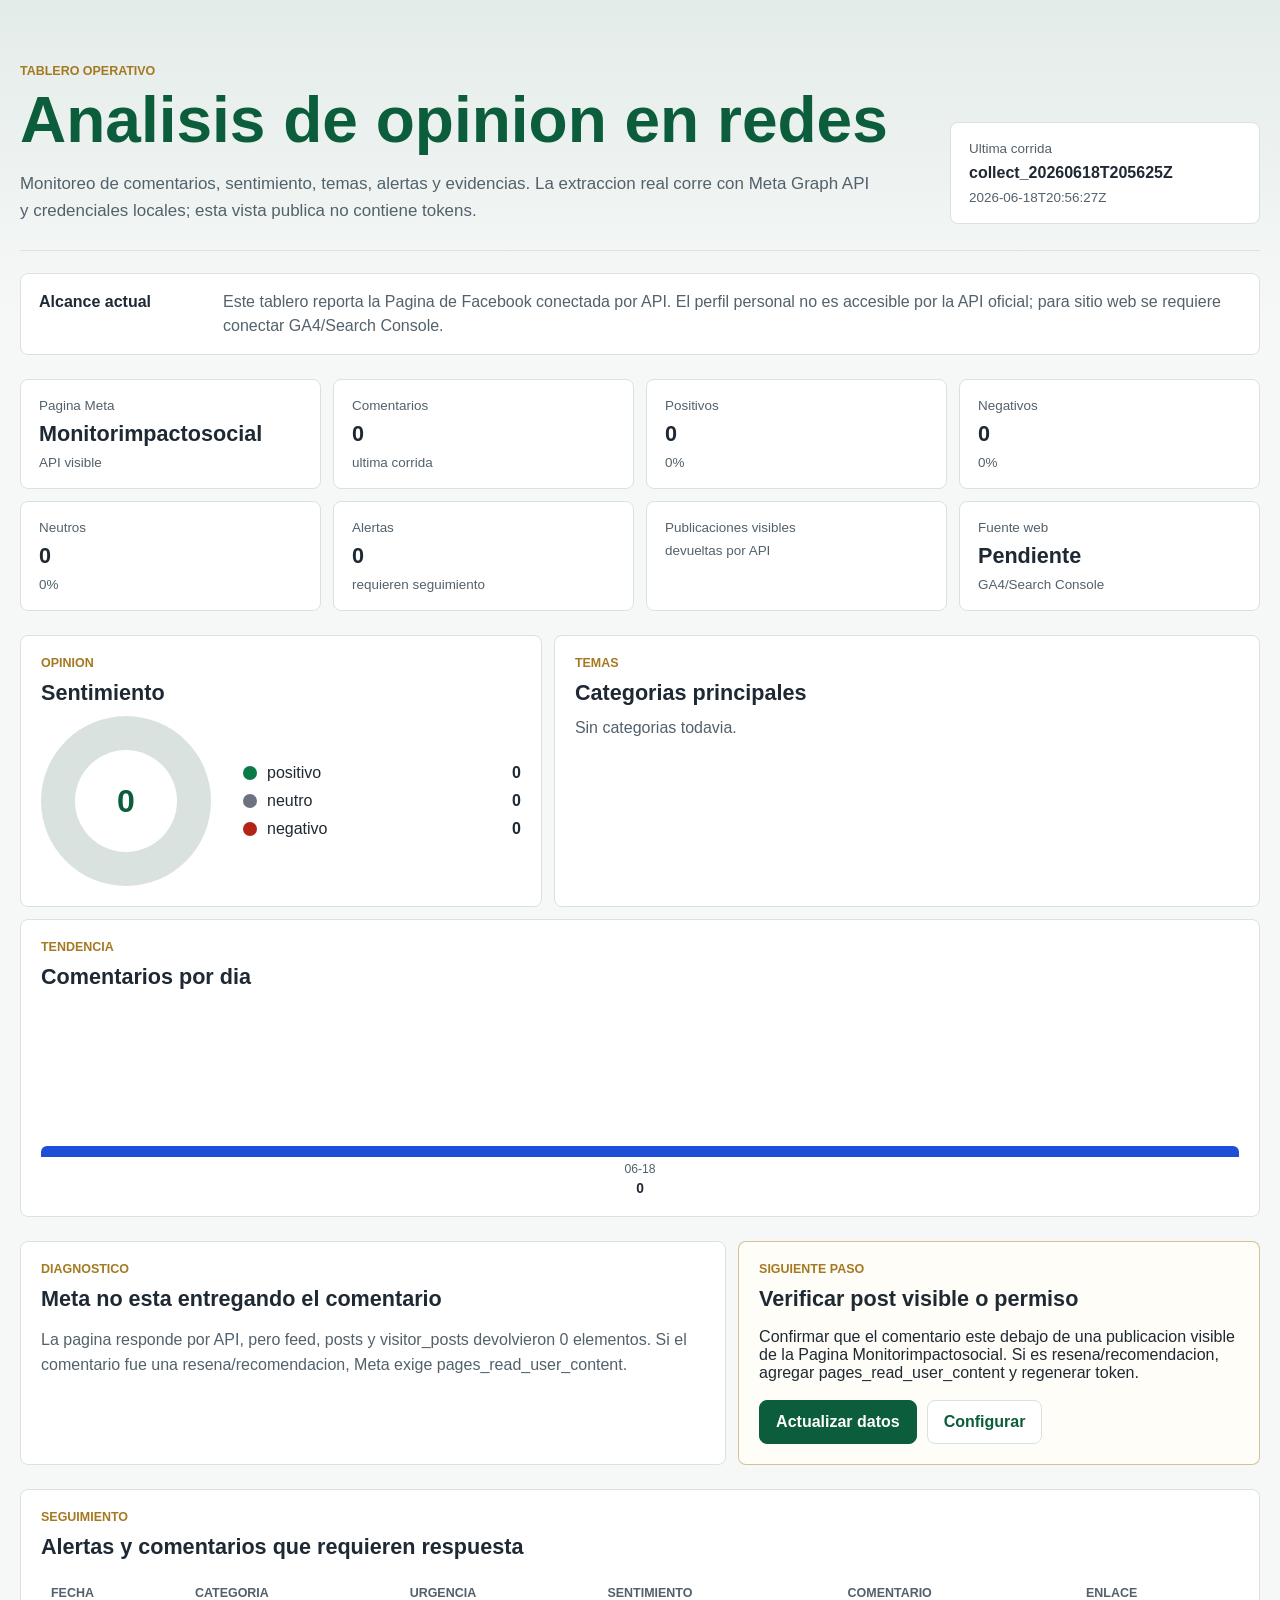
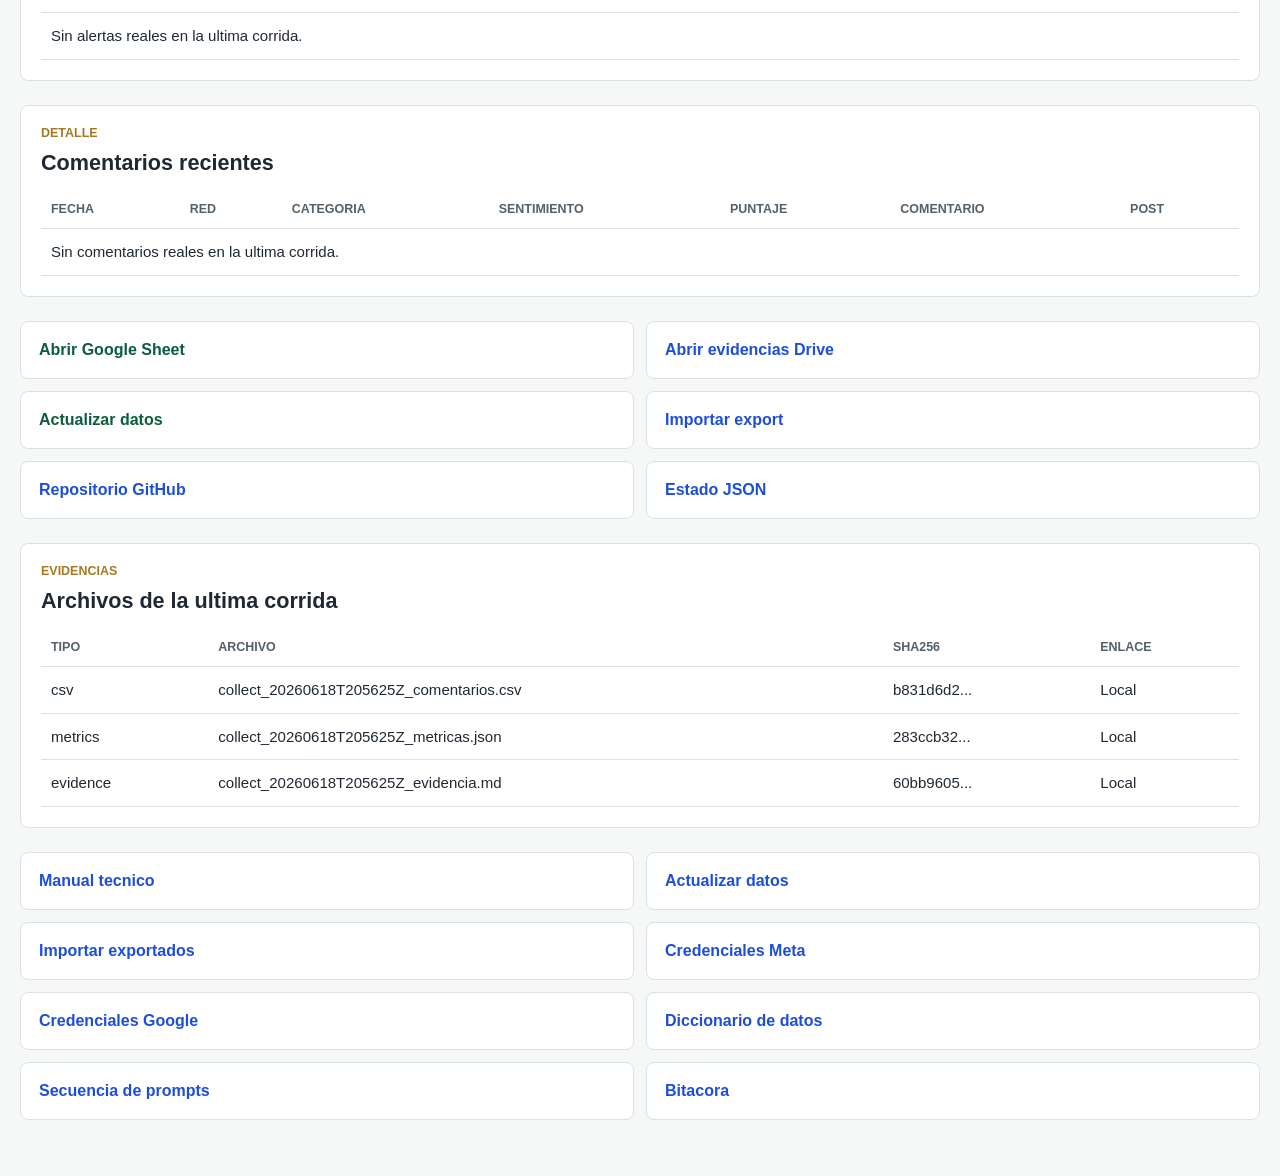
<file: index.html>
<!doctype html>
<html lang="es">
<head>
  <meta charset="utf-8">
  <meta name="viewport" content="width=device-width, initial-scale=1">
  <title>Tablero - Analisis de opinion en redes</title>
  <meta name="description" content="Tablero operativo de comentarios, opinion y alertas para redes sociales.">
  <link rel="stylesheet" href="docs/site.css">
</head>
<body>
  <main class="shell">
    <header class="hero dashboard-hero">
      <div>
        <p class="eyebrow">Tablero operativo</p>
        <h1>Analisis de opinion en redes</h1>
        <p class="lead">Monitoreo de comentarios, sentimiento, temas, alertas y evidencias. La extraccion real corre con Meta Graph API y credenciales locales; esta vista publica no contiene tokens.</p>
      </div>
      <aside class="run-badge" aria-label="Ultima corrida">
        <span>Ultima corrida</span>
        <strong id="latest-run-id">Sin datos</strong>
        <small id="latest-run-time">Pendiente</small>
      </aside>
    </header>

    <section class="notice" aria-label="Alcance del tablero">
      <strong>Alcance actual</strong>
      <span id="scope-note">Este tablero reporta la Pagina de Facebook conectada por API. El perfil personal no es accesible por la API oficial; para sitio web se requiere conectar GA4/Search Console.</span>
    </section>

    <section class="status-grid" aria-label="Indicadores principales">
      <article>
        <span>Pagina Meta</span>
        <strong id="page-name">Monitorimpactosocial</strong>
        <small id="page-status">API visible</small>
      </article>
      <article>
        <span>Comentarios</span>
        <strong id="comments-total">0</strong>
        <small>ultima corrida</small>
      </article>
      <article>
        <span>Positivos</span>
        <strong id="positive-total">0</strong>
        <small id="positive-percent">0%</small>
      </article>
      <article>
        <span>Negativos</span>
        <strong id="negative-total">0</strong>
        <small id="negative-percent">0%</small>
      </article>
      <article>
        <span>Neutros</span>
        <strong id="neutral-total">0</strong>
        <small id="neutral-percent">0%</small>
      </article>
      <article>
        <span>Alertas</span>
        <strong id="alerts-total">0</strong>
        <small>requieren seguimiento</small>
      </article>
      <article>
        <span>Publicaciones visibles</span>
        <strong id="posts-visible">0</strong>
        <small>devueltas por API</small>
      </article>
      <article>
        <span>Fuente web</span>
        <strong id="website-status">Pendiente</strong>
        <small>GA4/Search Console</small>
      </article>
    </section>

    <section class="dashboard-grid" aria-label="Graficas">
      <article class="panel">
        <div class="section-heading compact">
          <p class="eyebrow">Opinion</p>
          <h2>Sentimiento</h2>
        </div>
        <div class="sentiment-layout">
          <div class="donut" id="sentiment-donut" aria-label="Distribucion de sentimiento"></div>
          <div class="legend" id="sentiment-legend"></div>
        </div>
      </article>

      <article class="panel">
        <div class="section-heading compact">
          <p class="eyebrow">Temas</p>
          <h2>Categorias principales</h2>
        </div>
        <div class="bars" id="category-bars"></div>
      </article>

      <article class="panel wide">
        <div class="section-heading compact">
          <p class="eyebrow">Tendencia</p>
          <h2>Comentarios por dia</h2>
        </div>
        <div class="trend" id="trend-chart"></div>
      </article>
    </section>

    <section class="workbench" aria-label="Diagnostico y acciones">
      <article class="panel">
        <p class="eyebrow">Diagnostico</p>
        <h2 id="diagnostic-title">Esperando datos reales</h2>
        <p id="diagnostic-detail">La pagina esta conectada, pero todavia no hay comentarios visibles para analizar.</p>
      </article>
      <article class="panel next-step">
        <p class="eyebrow">Siguiente paso</p>
        <h2 id="next-step-title">Generar comentarios de prueba</h2>
        <p id="next-step-detail">Publicar un post en la pagina conectada, dejar un comentario y repetir la corrida collect.</p>
        <div class="panel-actions">
          <a class="button-link" id="update-dashboard-link" href="https://github.com/monitorimpactosocial/analisis_opinion_redes/actions/workflows/update-dashboard.yml">Actualizar datos</a>
          <a class="button-link secondary" href="docs/actualizar_datos.md">Configurar</a>
        </div>
      </article>
    </section>

    <section class="table-section" aria-label="Alertas recientes">
      <div class="section-heading">
        <p class="eyebrow">Seguimiento</p>
        <h2>Alertas y comentarios que requieren respuesta</h2>
      </div>
      <div class="table-wrap">
        <table>
          <thead>
            <tr>
              <th>Fecha</th>
              <th>Categoria</th>
              <th>Urgencia</th>
              <th>Sentimiento</th>
              <th>Comentario</th>
              <th>Enlace</th>
            </tr>
          </thead>
          <tbody id="alerts-body">
            <tr><td colspan="6">Sin alertas reales en la ultima corrida.</td></tr>
          </tbody>
        </table>
      </div>
    </section>

    <section class="table-section" aria-label="Comentarios recientes">
      <div class="section-heading">
        <p class="eyebrow">Detalle</p>
        <h2>Comentarios recientes</h2>
      </div>
      <div class="table-wrap">
        <table>
          <thead>
            <tr>
              <th>Fecha</th>
              <th>Red</th>
              <th>Categoria</th>
              <th>Sentimiento</th>
              <th>Puntaje</th>
              <th>Comentario</th>
              <th>Post</th>
            </tr>
          </thead>
          <tbody id="comments-body">
            <tr><td colspan="7">Sin comentarios reales en la ultima corrida.</td></tr>
          </tbody>
        </table>
      </div>
    </section>

    <section class="links action-links" aria-label="Accesos operativos">
      <a class="primary-link" href="https://docs.google.com/spreadsheets/d/19qCi8dMDZa89OrZhUth5EhQ0qvkrup6PaqTN3BN7NCc/edit">Abrir Google Sheet</a>
      <a href="https://drive.google.com/drive/folders/1RGaWR4DJLrjHRNOoDEw7tdELaAYACcLd">Abrir evidencias Drive</a>
      <a class="primary-link" href="https://github.com/monitorimpactosocial/analisis_opinion_redes/actions/workflows/update-dashboard.yml">Actualizar datos</a>
      <a href="docs/importar_exportados.md">Importar export</a>
      <a href="https://github.com/monitorimpactosocial/analisis_opinion_redes">Repositorio GitHub</a>
      <a href="docs/status.json">Estado JSON</a>
    </section>

    <section class="table-section" aria-label="Evidencias recientes">
      <div class="section-heading">
        <p class="eyebrow">Evidencias</p>
        <h2>Archivos de la ultima corrida</h2>
      </div>
      <div class="table-wrap">
        <table>
          <thead>
            <tr>
              <th>Tipo</th>
              <th>Archivo</th>
              <th>SHA256</th>
              <th>Enlace</th>
            </tr>
          </thead>
          <tbody id="evidence-body">
            <tr><td colspan="4">Sin evidencias cargadas.</td></tr>
          </tbody>
        </table>
      </div>
    </section>

    <section class="links secondary-links" aria-label="Documentacion">
      <a href="docs/manual_tecnico.md">Manual tecnico</a>
      <a href="docs/actualizar_datos.md">Actualizar datos</a>
      <a href="docs/importar_exportados.md">Importar exportados</a>
      <a href="docs/setup_meta.md">Credenciales Meta</a>
      <a href="docs/setup_google.md">Credenciales Google</a>
      <a href="docs/diccionario_datos.md">Diccionario de datos</a>
      <a href="docs/SECUENCIA_PROMPTS_ANALISIS_OPINION_REDES_2026-06-18.md">Secuencia de prompts</a>
      <a href="BITACORA.md">Bitacora</a>
    </section>
  </main>
  <script src="docs/dashboard.js"></script>
</body>
</html>
</file>
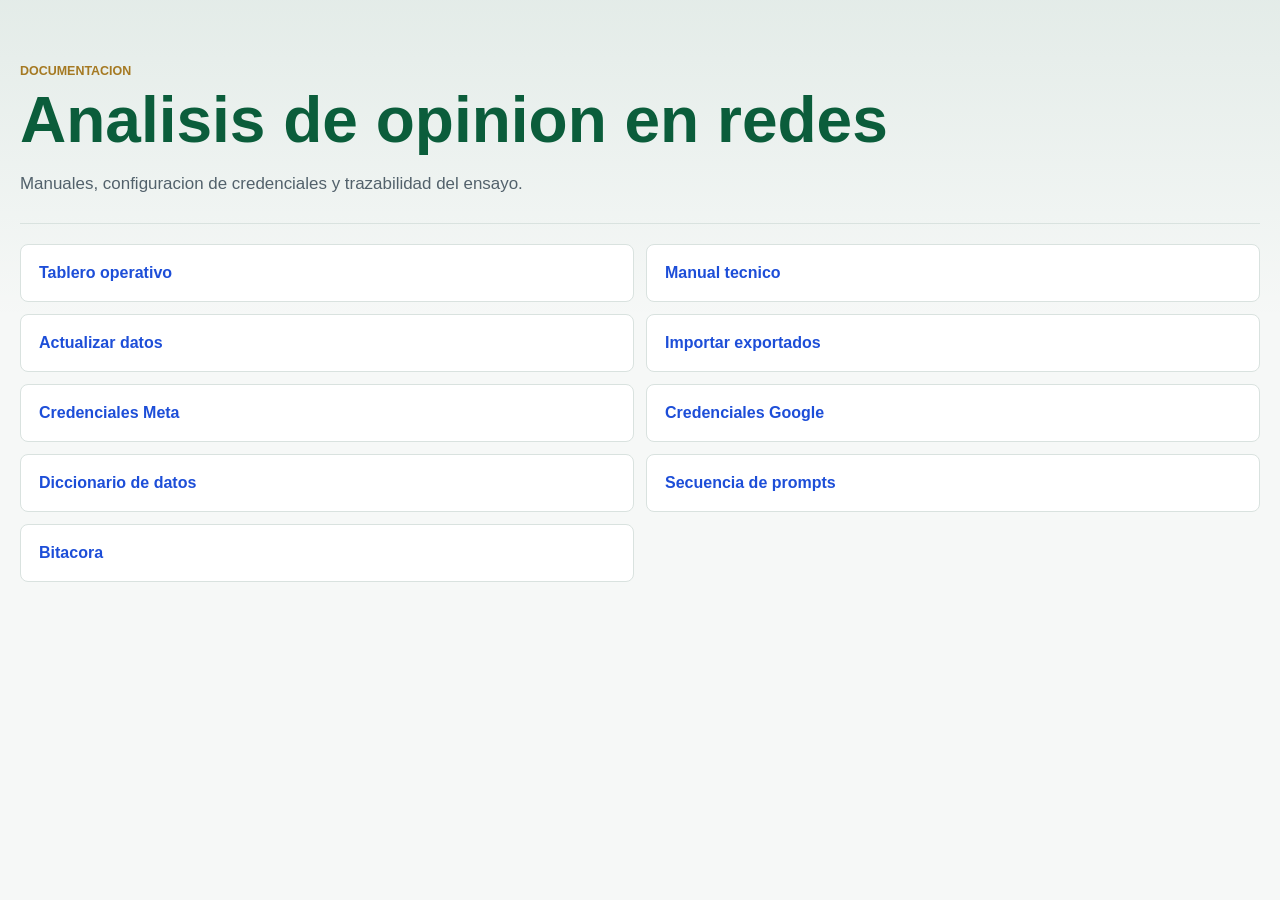
<file: docs/index.html>
<!doctype html>
<html lang="es">
<head>
  <meta charset="utf-8">
  <meta name="viewport" content="width=device-width, initial-scale=1">
  <title>Documentacion - Analisis de opinion en redes</title>
  <meta name="description" content="Documentacion del ensayo de analisis de comentarios en redes sociales.">
  <link rel="stylesheet" href="site.css">
</head>
<body>
  <main class="shell">
    <header class="hero">
      <p class="eyebrow">Documentacion</p>
      <h1>Analisis de opinion en redes</h1>
      <p class="lead">Manuales, configuracion de credenciales y trazabilidad del ensayo.</p>
    </header>

    <section class="links" aria-label="Documentacion">
      <a href="../">Tablero operativo</a>
      <a href="manual_tecnico.md">Manual tecnico</a>
      <a href="actualizar_datos.md">Actualizar datos</a>
      <a href="importar_exportados.md">Importar exportados</a>
      <a href="setup_meta.md">Credenciales Meta</a>
      <a href="setup_google.md">Credenciales Google</a>
      <a href="diccionario_datos.md">Diccionario de datos</a>
      <a href="SECUENCIA_PROMPTS_ANALISIS_OPINION_REDES_2026-06-18.md">Secuencia de prompts</a>
      <a href="../BITACORA.md">Bitacora</a>
    </section>
  </main>
</body>
</html>
</file>
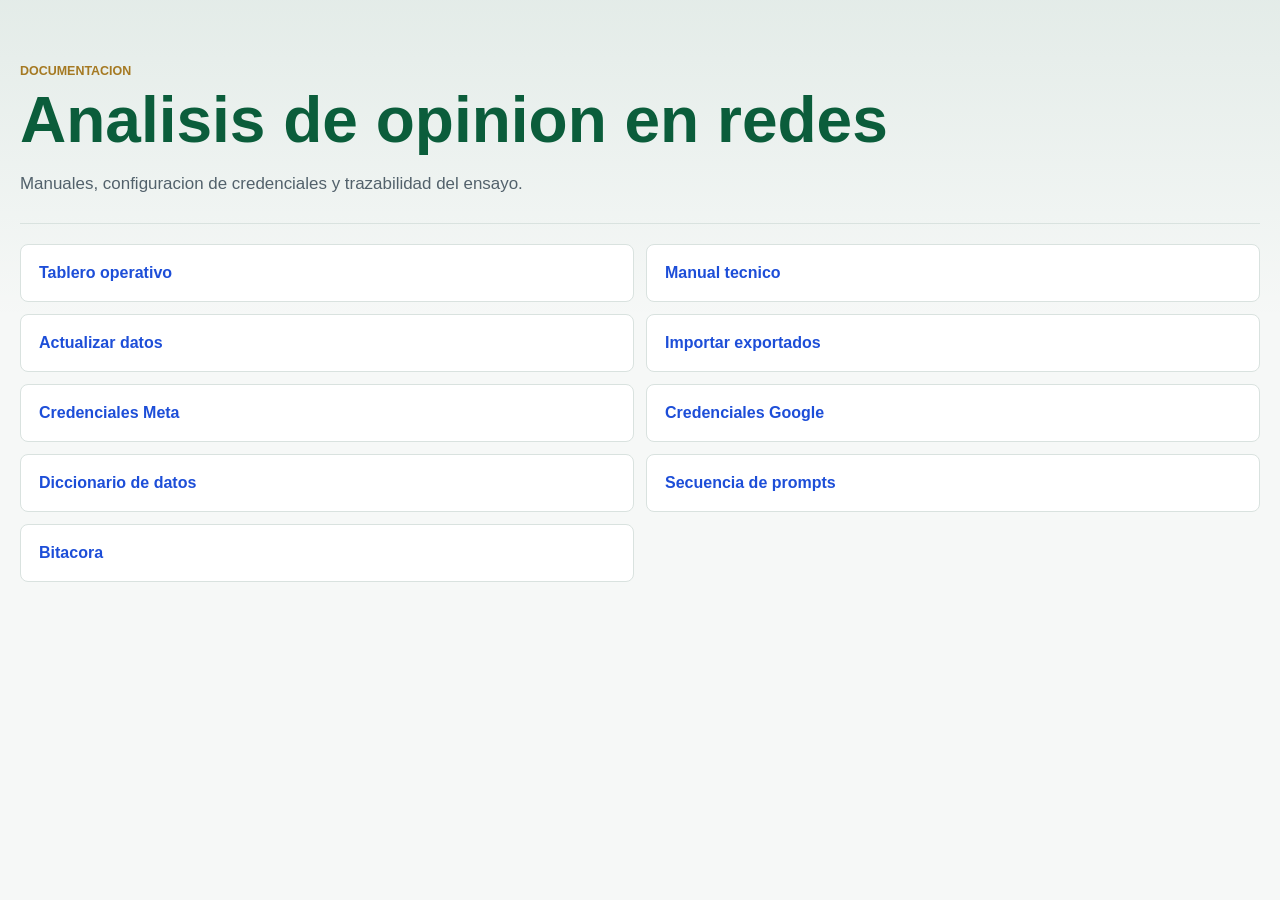
<file: docs/docs/index.html>
<!doctype html>
<html lang="es">
<head>
  <meta charset="utf-8">
  <meta name="viewport" content="width=device-width, initial-scale=1">
  <meta http-equiv="refresh" content="0; url=../">
  <title>Redirigiendo</title>
  <link rel="stylesheet" href="../site.css">
</head>
<body>
  <main class="shell">
    <header class="hero">
      <p class="eyebrow">Redireccion</p>
      <h1>Documentacion</h1>
      <p class="lead"><a href="../">Abrir indice de documentacion</a></p>
    </header>
  </main>
</body>
</html>
</file>
<file: docs/site.css>
:root {
  color-scheme: light;
  --bg: #f6f8f7;
  --ink: #1f2933;
  --muted: #52616b;
  --line: #d9e2df;
  --panel: #ffffff;
  --green: #0b5d3b;
  --green-soft: #e8f3ee;
  --blue: #1d4ed8;
  --gold: #a57922;
  --red: #b42318;
  --gray: #6b7280;
}

* {
  box-sizing: border-box;
}

body {
  margin: 0;
  min-height: 100vh;
  font-family: Arial, Helvetica, sans-serif;
  color: var(--ink);
  background:
    linear-gradient(180deg, rgba(11, 93, 59, 0.08), rgba(246, 248, 247, 0) 320px),
    var(--bg);
}

a {
  color: var(--blue);
}

.shell {
  width: min(1240px, calc(100% - 32px));
  margin: 0 auto;
  padding: 40px 0 56px;
}

.hero {
  padding: 24px 0 26px;
  border-bottom: 1px solid var(--line);
}

.dashboard-hero {
  display: grid;
  grid-template-columns: minmax(0, 1fr) 310px;
  gap: 24px;
  align-items: end;
}

.eyebrow {
  margin: 0 0 10px;
  color: var(--gold);
  font-size: 0.78rem;
  font-weight: 700;
  text-transform: uppercase;
}

h1 {
  margin: 0;
  color: var(--green);
  font-size: clamp(2rem, 5vw, 4.1rem);
  line-height: 1.03;
  letter-spacing: 0;
}

.lead {
  max-width: 850px;
  margin: 16px 0 0;
  color: var(--muted);
  font-size: 1.06rem;
  line-height: 1.6;
}

.run-badge,
.notice,
.panel,
.status-grid article,
.links a,
.table-section {
  border: 1px solid var(--line);
  background: var(--panel);
  border-radius: 8px;
}

.run-badge {
  padding: 18px;
}

.run-badge span,
.run-badge small,
.status-grid small {
  display: block;
  color: var(--muted);
  font-size: 0.84rem;
}

.run-badge strong {
  display: block;
  margin: 8px 0;
  font-size: 1rem;
  overflow-wrap: anywhere;
}

.notice {
  display: grid;
  grid-template-columns: 170px minmax(0, 1fr);
  gap: 14px;
  margin: 22px 0 0;
  padding: 16px 18px;
  line-height: 1.5;
}

.notice span {
  color: var(--muted);
}

.status-grid {
  display: grid;
  grid-template-columns: repeat(4, minmax(0, 1fr));
  gap: 12px;
  margin: 24px 0;
}

.status-grid article {
  min-height: 104px;
  padding: 18px;
}

.status-grid span {
  display: block;
  margin-bottom: 8px;
  color: var(--muted);
  font-size: 0.84rem;
}

.status-grid strong {
  display: block;
  margin-bottom: 8px;
  font-size: 1.35rem;
}

.dashboard-grid {
  display: grid;
  grid-template-columns: minmax(0, 0.85fr) minmax(0, 1.15fr);
  gap: 12px;
  margin: 0 0 24px;
}

.panel {
  padding: 20px;
}

.panel.wide {
  grid-column: 1 / -1;
}

.section-heading {
  margin-bottom: 14px;
}

.section-heading.compact {
  margin-bottom: 10px;
}

.panel h2,
.section-heading h2 {
  margin: 0 0 8px;
  font-size: 1.35rem;
  letter-spacing: 0;
}

.panel p:last-child {
  margin-bottom: 0;
  color: var(--muted);
  line-height: 1.55;
}

.sentiment-layout {
  display: grid;
  grid-template-columns: 180px minmax(0, 1fr);
  gap: 22px;
  align-items: center;
}

.donut {
  position: relative;
  width: 170px;
  height: 170px;
  border-radius: 50%;
  background: conic-gradient(#d9e2df 0 100%);
}

.donut::after {
  position: absolute;
  inset: 34px;
  display: grid;
  place-items: center;
  border-radius: 50%;
  background: #fff;
  color: var(--green);
  content: attr(data-label);
  font-size: 2rem;
  font-weight: 700;
}

.legend {
  display: grid;
  gap: 10px;
}

.legend-row {
  display: grid;
  grid-template-columns: 14px minmax(0, 1fr) auto;
  gap: 10px;
  align-items: center;
}

.swatch {
  width: 14px;
  height: 14px;
  border-radius: 50%;
}

.bars {
  display: grid;
  gap: 14px;
}

.bar-label {
  display: flex;
  justify-content: space-between;
  gap: 12px;
  margin-bottom: 6px;
}

.bar-track {
  height: 10px;
  overflow: hidden;
  border-radius: 999px;
  background: var(--green-soft);
}

.bar-track span {
  display: block;
  height: 100%;
  border-radius: inherit;
  background: var(--green);
}

.trend {
  display: flex;
  min-height: 190px;
  align-items: end;
  gap: 10px;
  padding-top: 16px;
}

.trend-col {
  display: grid;
  flex: 1;
  min-width: 42px;
  height: 180px;
  grid-template-rows: minmax(8px, 1fr) auto auto;
  gap: 5px;
  align-items: end;
  text-align: center;
}

.trend-bar {
  width: 100%;
  min-height: 8px;
  border-radius: 6px 6px 0 0;
  background: var(--blue);
}

.trend-col span {
  color: var(--muted);
  font-size: 0.76rem;
}

.trend-col strong {
  font-size: 0.86rem;
}

.workbench {
  display: grid;
  grid-template-columns: minmax(0, 1.15fr) minmax(0, 0.85fr);
  gap: 12px;
  margin-bottom: 24px;
}

.next-step {
  border-color: rgba(165, 121, 34, 0.45);
  background: #fffdf7;
}

.panel-actions {
  display: flex;
  flex-wrap: wrap;
  gap: 10px;
  margin-top: 18px;
}

.button-link {
  display: inline-flex;
  min-height: 44px;
  align-items: center;
  justify-content: center;
  padding: 0 16px;
  border: 1px solid var(--green);
  border-radius: 8px;
  background: var(--green);
  color: #fff;
  font-weight: 700;
  text-decoration: none;
}

.button-link.secondary {
  border-color: var(--line);
  background: #fff;
  color: var(--green);
}

.button-link:hover {
  border-color: var(--blue);
}

.links {
  display: grid;
  grid-template-columns: repeat(2, minmax(0, 1fr));
  gap: 12px;
  margin-top: 20px;
}

.action-links {
  margin-bottom: 24px;
}

.secondary-links {
  margin-top: 20px;
}

.links a {
  display: flex;
  min-height: 58px;
  align-items: center;
  padding: 16px 18px;
  font-weight: 700;
  text-decoration: none;
}

.links .primary-link {
  color: var(--green);
}

.links a:hover {
  border-color: var(--blue);
}

.table-section {
  margin-bottom: 24px;
  padding: 20px;
}

.table-wrap {
  overflow-x: auto;
}

table {
  width: 100%;
  border-collapse: collapse;
  font-size: 0.94rem;
}

th,
td {
  padding: 12px 10px;
  border-bottom: 1px solid var(--line);
  text-align: left;
  vertical-align: top;
}

th {
  color: var(--muted);
  font-size: 0.78rem;
  text-transform: uppercase;
}

td {
  line-height: 1.45;
}

td:nth-child(5),
td:nth-child(6),
td:nth-child(7) {
  overflow-wrap: anywhere;
}

.pill {
  display: inline-flex;
  min-width: 72px;
  justify-content: center;
  padding: 4px 8px;
  border-radius: 999px;
  color: #fff;
  font-size: 0.78rem;
  font-weight: 700;
}

.pill.positivo {
  background: var(--green);
}

.pill.neutro {
  background: var(--gray);
}

.pill.negativo {
  background: var(--red);
}

.empty {
  margin: 0;
  color: var(--muted);
}

@media (max-width: 900px) {
  .dashboard-hero,
  .notice,
  .status-grid,
  .dashboard-grid,
  .workbench,
  .sentiment-layout,
  .links {
    grid-template-columns: 1fr;
  }

  .status-grid {
    grid-template-columns: repeat(2, minmax(0, 1fr));
  }
}

@media (max-width: 620px) {
  .shell {
    width: min(100% - 24px, 1240px);
    padding: 28px 0;
  }

  .status-grid {
    grid-template-columns: 1fr;
  }

  .trend {
    min-width: 520px;
  }
}
</file>
